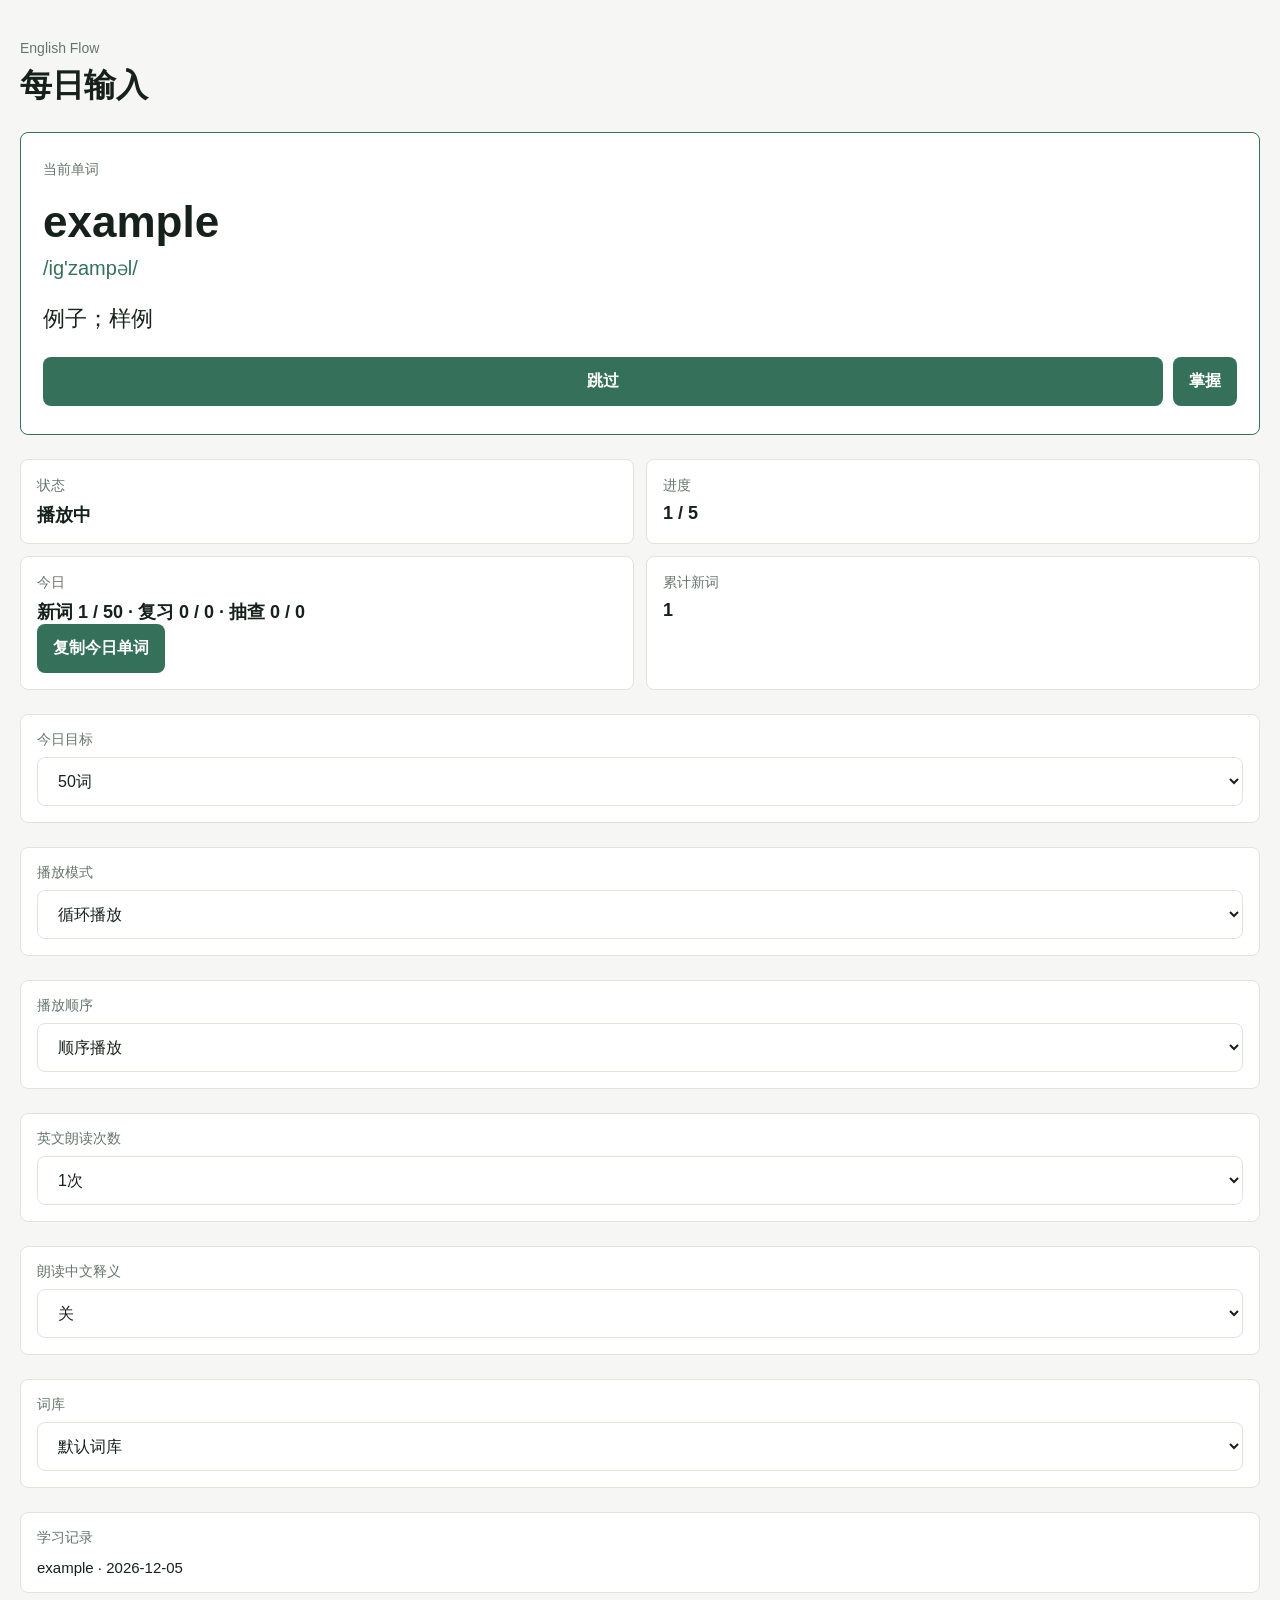
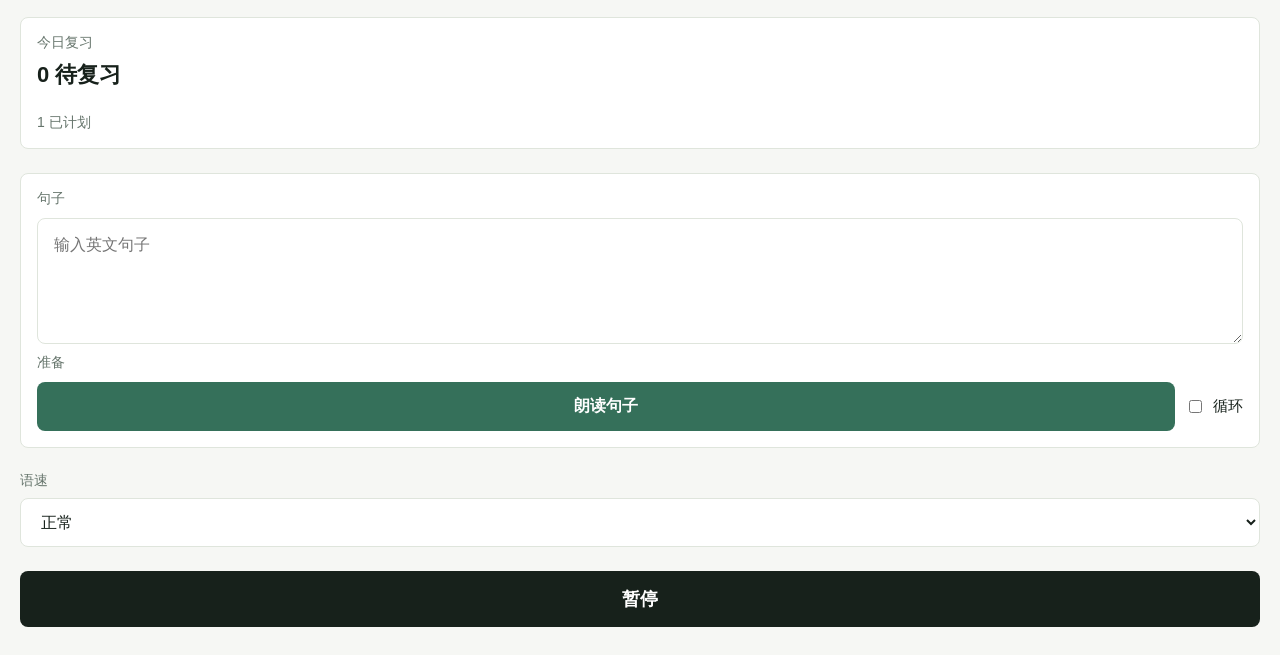
<file: index.html>
<!doctype html>
<html lang="zh-CN">
  <head>
    <meta charset="UTF-8">
    <meta name="viewport" content="width=device-width, initial-scale=1.0">
    <title>English Flow</title>
    <link rel="stylesheet" href="style.css?v=20260612-065">
    <script src="config.js?v=20260612-065" defer></script>
    <script src="storage.js?v=20260612-065" defer></script>
    <script src="speech.js?v=20260612-065" defer></script>
    <script src="history.js?v=20260612-065" defer></script>
    <script src="review.js?v=20260612-065" defer></script>
    <script src="mastered.js?v=20260612-065" defer></script>
    <script src="player.js?v=20260612-065" defer></script>
    <script src="sentence.js?v=20260612-065" defer></script>
    <script src="app.js?v=20260612-065" defer></script>
  </head>
  <body>
    <main class="app">
      <header class="app-header">
        <p class="eyebrow">English Flow</p>
        <h1>每日输入</h1>
      </header>

      <section class="word-panel" aria-label="当前单词" data-word-panel>
        <p class="word-label">当前单词</p>
        <p class="word-text" data-word-text>example</p>
        <p class="phonetic" data-phonetic>/ig'zampəl/</p>
        <p class="meaning" data-meaning>例子；样例</p>
        <div class="sentence-actions word-action">
          <button class="secondary-button" type="button" data-toggle-skipped title="太基础，不再学习">跳过</button>
          <button class="secondary-button" type="button" data-toggle-mastered title="已掌握，未来可抽查">掌握</button>
        </div>
      </section>

      <section class="status-panel" aria-label="学习状态">
        <div>
          <span class="status-label">状态</span>
          <strong data-play-status>准备</strong>
        </div>
        <div>
          <span class="status-label">进度</span>
          <strong data-progress>1 / 5</strong>
        </div>
        <div>
          <span class="status-label">今日</span>
          <strong data-today-count>0 / 50</strong>
          <button class="secondary-button" type="button" data-copy-today-words>复制今日单词</button>
        </div>
        <div>
          <span class="status-label">累计新词</span>
          <strong data-total-count>0</strong>
        </div>
      </section>

      <section class="goal-panel" aria-label="今日目标">
        <label class="goal-field">
          <span class="status-label">今日目标</span>
          <select data-goal-select>
            <option value="20">20词</option>
            <option value="30">30词</option>
            <option value="50">50词</option>
            <option value="100">100词</option>
            <option value="custom">自定义</option>
          </select>
        </label>
        <input data-goal-custom type="number" min="1" inputmode="numeric" aria-label="自定义今日目标" hidden>
      </section>

      <label class="goal-panel" aria-label="播放模式">
        <span class="status-label">播放模式</span>
        <select data-playback-mode>
          <option value="loop">循环播放</option>
          <option value="pause">播完暂停</option>
        </select>
      </label>

      <label class="goal-panel" aria-label="播放顺序">
        <span class="status-label">播放顺序</span>
        <select data-playback-order>
          <option value="sequential">顺序播放</option>
          <option value="shuffle">随机播放</option>
        </select>
      </label>

      <label class="goal-panel" aria-label="英文朗读次数">
        <span class="status-label">英文朗读次数</span>
        <select data-english-repeat>
          <option value="1">1次</option>
          <option value="2">2次</option>
          <option value="3">3次</option>
        </select>
      </label>

      <label class="goal-panel" aria-label="朗读中文释义">
        <span class="status-label">朗读中文释义</span>
        <select data-meaning-speech>
          <option value="off">关</option>
          <option value="on">开</option>
        </select>
      </label>

      <label class="goal-panel" aria-label="词库">
        <span class="status-label">词库</span>
        <select data-library-select></select>
      </label>

      <section class="history-panel" aria-label="学习记录">
        <p class="word-label">学习记录</p>
        <ul data-history-list></ul>
      </section>

      <section class="review-panel" aria-label="复习提醒">
        <p class="word-label">今日复习</p>
        <strong data-review-count>0 待复习</strong>
        <ul data-review-list></ul>
        <p class="review-summary" data-review-summary>0 已计划</p>
      </section>

      <label class="sentence-panel">
        <span class="word-label">句子</span>
        <textarea data-sentence-input rows="4" placeholder="输入英文句子"></textarea>
        <span class="sentence-status" data-sentence-status>准备</span>
        <div class="sentence-actions">
          <button class="secondary-button" type="button" data-read-sentence>朗读句子</button>
          <label class="loop-control">
            <input type="checkbox" data-loop-sentence>
            <span>循环</span>
          </label>
        </div>
      </label>

      <label class="speed-control">
        <span class="status-label">语速</span>
        <select data-speed-control>
          <option value="4000">慢速</option>
          <option value="3000" selected>正常</option>
          <option value="2000">快速</option>
        </select>
      </label>

      <button class="control-button" type="button" data-toggle-play>暂停</button>
    </main>
  </body>
</html>
</file>
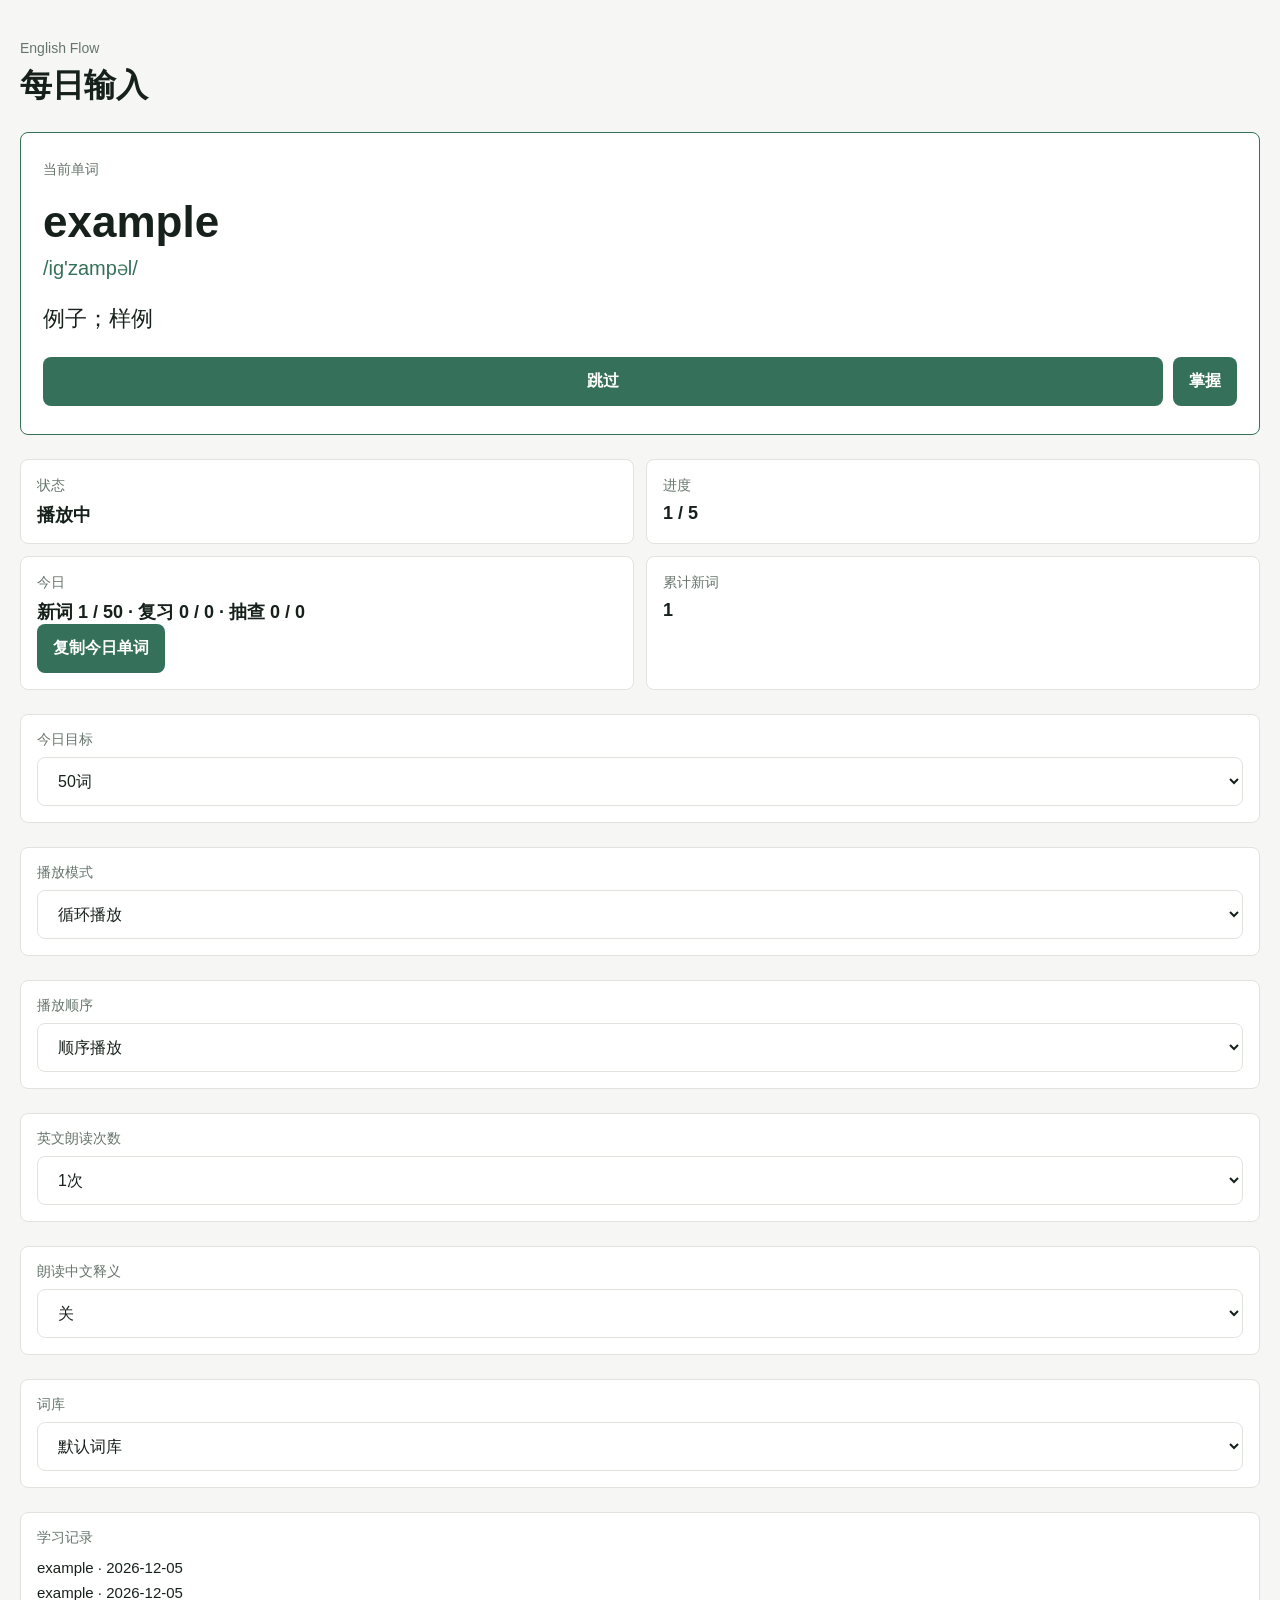
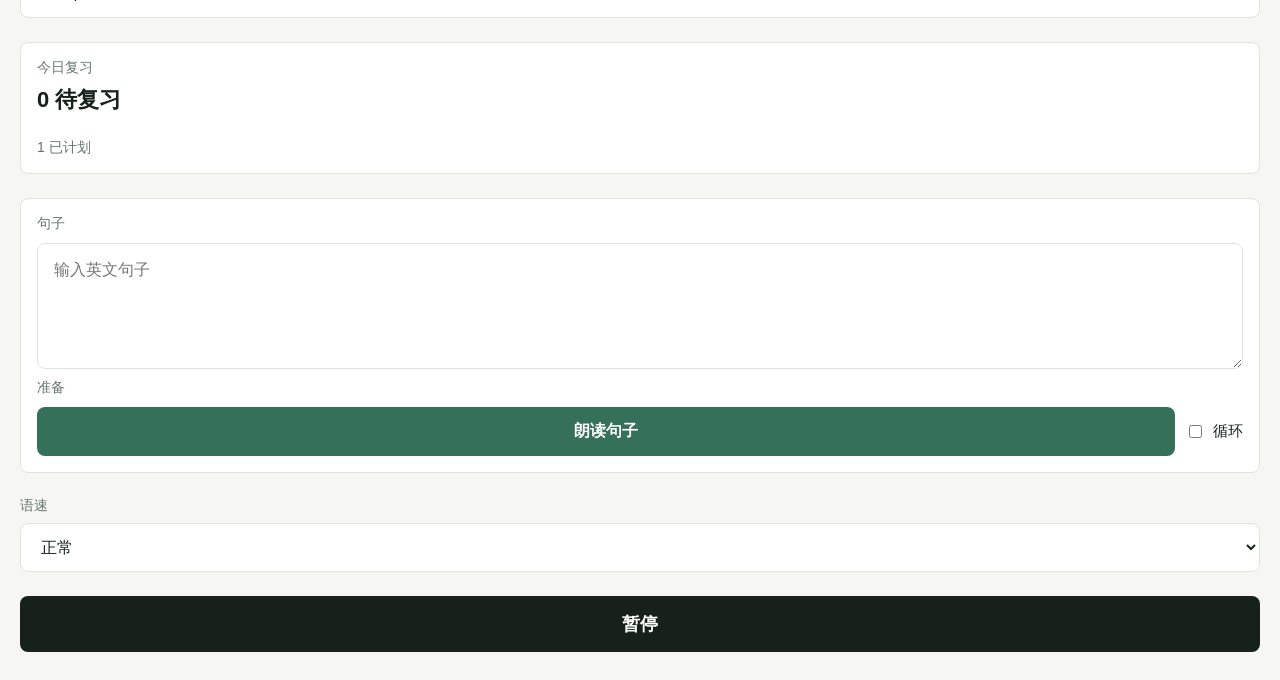
<file: Englishflow/index.html>
<!doctype html>
<html lang="zh-CN">
  <head>
    <meta charset="UTF-8">
    <meta name="viewport" content="width=device-width, initial-scale=1.0">
    <title>English Flow</title>
    <link rel="stylesheet" href="style.css">
    <script src="config.js?v=20260610" defer></script>
    <script src="storage.js?v=20260610" defer></script>
    <script src="speech.js?v=20260610" defer></script>
    <script src="history.js?v=20260610" defer></script>
    <script src="review.js?v=20260610" defer></script>
    <script src="mastered.js?v=20260610" defer></script>
    <script src="player.js?v=20260610" defer></script>
    <script src="sentence.js?v=20260610" defer></script>
    <script src="app.js?v=20260610" defer></script>
  </head>
  <body>
    <main class="app">
      <header class="app-header">
        <p class="eyebrow">English Flow</p>
        <h1>每日输入</h1>
      </header>

      <section class="word-panel" aria-label="当前单词" data-word-panel>
        <p class="word-label">当前单词</p>
        <p class="word-text" data-word-text>example</p>
        <p class="phonetic" data-phonetic>/ig'zampəl/</p>
        <p class="meaning" data-meaning>例子；样例</p>
        <div class="sentence-actions word-action">
          <button class="secondary-button" type="button" data-toggle-skipped title="太基础，不再学习">跳过</button>
          <button class="secondary-button" type="button" data-toggle-mastered title="已掌握，未来可抽查">掌握</button>
        </div>
      </section>

      <section class="status-panel" aria-label="学习状态">
        <div>
          <span class="status-label">状态</span>
          <strong data-play-status>准备</strong>
        </div>
        <div>
          <span class="status-label">进度</span>
          <strong data-progress>1 / 5</strong>
        </div>
        <div>
          <span class="status-label">今日</span>
          <strong data-today-count>0 / 50</strong>
          <button class="secondary-button" type="button" data-copy-today-words>复制今日单词</button>
        </div>
        <div>
          <span class="status-label">累计新词</span>
          <strong data-total-count>0</strong>
        </div>
      </section>

      <section class="goal-panel" aria-label="今日目标">
        <label class="goal-field">
          <span class="status-label">今日目标</span>
          <select data-goal-select>
            <option value="20">20词</option>
            <option value="30">30词</option>
            <option value="50">50词</option>
            <option value="100">100词</option>
            <option value="custom">自定义</option>
          </select>
        </label>
        <input data-goal-custom type="number" min="1" inputmode="numeric" aria-label="自定义今日目标" hidden>
      </section>

      <label class="goal-panel" aria-label="播放模式">
        <span class="status-label">播放模式</span>
        <select data-playback-mode>
          <option value="loop">循环播放</option>
          <option value="pause">播完暂停</option>
        </select>
      </label>

      <label class="goal-panel" aria-label="播放顺序">
        <span class="status-label">播放顺序</span>
        <select data-playback-order>
          <option value="sequential">顺序播放</option>
          <option value="shuffle">随机播放</option>
        </select>
      </label>

      <label class="goal-panel" aria-label="英文朗读次数">
        <span class="status-label">英文朗读次数</span>
        <select data-english-repeat>
          <option value="1">1次</option>
          <option value="2">2次</option>
          <option value="3">3次</option>
        </select>
      </label>

      <label class="goal-panel" aria-label="朗读中文释义">
        <span class="status-label">朗读中文释义</span>
        <select data-meaning-speech>
          <option value="off">关</option>
          <option value="on">开</option>
        </select>
      </label>

      <label class="goal-panel" aria-label="词库">
        <span class="status-label">词库</span>
        <select data-library-select></select>
      </label>

      <section class="history-panel" aria-label="学习记录">
        <p class="word-label">学习记录</p>
        <ul data-history-list></ul>
      </section>

      <section class="review-panel" aria-label="复习提醒">
        <p class="word-label">今日复习</p>
        <strong data-review-count>0 待复习</strong>
        <ul data-review-list></ul>
        <p class="review-summary" data-review-summary>0 已计划</p>
      </section>

      <label class="sentence-panel">
        <span class="word-label">句子</span>
        <textarea data-sentence-input rows="4" placeholder="输入英文句子"></textarea>
        <span class="sentence-status" data-sentence-status>准备</span>
        <div class="sentence-actions">
          <button class="secondary-button" type="button" data-read-sentence>朗读句子</button>
          <label class="loop-control">
            <input type="checkbox" data-loop-sentence>
            <span>循环</span>
          </label>
        </div>
      </label>

      <label class="speed-control">
        <span class="status-label">语速</span>
        <select data-speed-control>
          <option value="4000">慢速</option>
          <option value="3000" selected>正常</option>
          <option value="2000">快速</option>
        </select>
      </label>

      <button class="control-button" type="button" data-toggle-play>暂停</button>
    </main>
  </body>
</html>
</file>
<file: style.css>
:root {
  background: #f6f7f4;
  color: #17211b;
  color-scheme: light;
  font-family: Arial, sans-serif;
}

* {
  box-sizing: border-box;
}

body {
  background: #f6f7f4;
  margin: 0;
}

.app {
  display: flex;
  flex-direction: column;
  gap: 24px;
  min-height: 100vh;
  padding: 28px 20px;
}

.app-header {
  padding-top: 12px;
}

.eyebrow,
.word-label,
.status-label {
  color: #66756c;
  font-size: 14px;
  margin: 0;
}

.app-header h1 {
  font-size: 32px;
  font-weight: 700;
  margin: 8px 0 0;
}

.word-panel {
  background: #ffffff;
  border: 1px solid #dfe5dc;
  border-radius: 8px;
  padding: 28px 22px;
}

.word-panel.is-playing {
  border-color: #35705a;
}

.word-text {
  font-size: 44px;
  font-weight: 700;
  margin: 18px 0 8px;
}

.phonetic {
  color: #35705a;
  font-size: 20px;
  margin: 0 0 20px;
}

.meaning {
  font-size: 22px;
  line-height: 1.5;
  margin: 0;
}

.status-panel {
  display: grid;
  gap: 12px;
  grid-template-columns: 1fr 1fr;
}

.status-panel div,
.goal-panel,
.history-panel,
.review-panel,
.sentence-panel {
  background: #ffffff;
  border: 1px solid #dfe5dc;
  border-radius: 8px;
  padding: 16px;
}

.goal-panel,
.goal-field {
  display: grid;
  gap: 8px;
}

.goal-panel select,
.goal-panel input {
  background: #ffffff;
  border: 1px solid #dfe5dc;
  border-radius: 8px;
  color: #17211b;
  font: inherit;
  padding: 14px 16px;
  width: 100%;
}

.status-panel strong {
  display: block;
  font-size: 18px;
  margin-top: 8px;
}

.control-button {
  background: #17211b;
  border: 0;
  border-radius: 8px;
  color: #ffffff;
  cursor: pointer;
  font: inherit;
  font-size: 18px;
  font-weight: 700;
  padding: 16px;
  width: 100%;
}

.speed-control {
  display: grid;
  gap: 8px;
}

.speed-control select {
  background: #ffffff;
  border: 1px solid #dfe5dc;
  border-radius: 8px;
  color: #17211b;
  font: inherit;
  padding: 14px 16px;
  width: 100%;
}

.history-panel ul,
.review-panel ul {
  display: grid;
  gap: 8px;
  list-style: none;
  margin: 12px 0 0;
  padding: 0;
}

.history-panel li,
.review-panel li {
  color: #17211b;
  font-size: 15px;
}

.review-panel strong {
  display: block;
  font-size: 22px;
  margin-top: 8px;
}

.review-summary {
  color: #66756c;
  font-size: 14px;
  margin: 12px 0 0;
}

.sentence-panel {
  display: grid;
  gap: 10px;
}

.sentence-panel textarea {
  border: 1px solid #dfe5dc;
  border-radius: 8px;
  color: #17211b;
  font: inherit;
  line-height: 1.5;
  padding: 14px 16px;
  resize: vertical;
  width: 100%;
}

.sentence-status {
  color: #66756c;
  font-size: 14px;
}

.sentence-actions {
  display: grid;
  gap: 10px;
  grid-template-columns: 1fr auto;
}

.secondary-button {
  background: #35705a;
  border: 0;
  border-radius: 8px;
  color: #ffffff;
  cursor: pointer;
  font: inherit;
  font-weight: 700;
  padding: 14px 16px;
}

.word-action {
  margin-top: 22px;
  width: 100%;
}

.loop-control {
  align-items: center;
  color: #17211b;
  display: flex;
  gap: 8px;
  font-size: 15px;
}
</file>
<file: Englishflow/style.css>
:root {
  background: #f6f7f4;
  color: #17211b;
  color-scheme: light;
  font-family: Arial, sans-serif;
}

* {
  box-sizing: border-box;
}

body {
  background: #f6f7f4;
  margin: 0;
}

.app {
  display: flex;
  flex-direction: column;
  gap: 24px;
  min-height: 100vh;
  padding: 28px 20px;
}

.app-header {
  padding-top: 12px;
}

.eyebrow,
.word-label,
.status-label {
  color: #66756c;
  font-size: 14px;
  margin: 0;
}

.app-header h1 {
  font-size: 32px;
  font-weight: 700;
  margin: 8px 0 0;
}

.word-panel {
  background: #ffffff;
  border: 1px solid #dfe5dc;
  border-radius: 8px;
  padding: 28px 22px;
}

.word-panel.is-playing {
  border-color: #35705a;
}

.word-text {
  font-size: 44px;
  font-weight: 700;
  margin: 18px 0 8px;
}

.phonetic {
  color: #35705a;
  font-size: 20px;
  margin: 0 0 20px;
}

.meaning {
  font-size: 22px;
  line-height: 1.5;
  margin: 0;
}

.status-panel {
  display: grid;
  gap: 12px;
  grid-template-columns: 1fr 1fr;
}

.status-panel div,
.goal-panel,
.history-panel,
.review-panel,
.sentence-panel {
  background: #ffffff;
  border: 1px solid #dfe5dc;
  border-radius: 8px;
  padding: 16px;
}

.goal-panel,
.goal-field {
  display: grid;
  gap: 8px;
}

.goal-panel select,
.goal-panel input {
  background: #ffffff;
  border: 1px solid #dfe5dc;
  border-radius: 8px;
  color: #17211b;
  font: inherit;
  padding: 14px 16px;
  width: 100%;
}

.status-panel strong {
  display: block;
  font-size: 18px;
  margin-top: 8px;
}

.control-button {
  background: #17211b;
  border: 0;
  border-radius: 8px;
  color: #ffffff;
  cursor: pointer;
  font: inherit;
  font-size: 18px;
  font-weight: 700;
  padding: 16px;
  width: 100%;
}

.speed-control {
  display: grid;
  gap: 8px;
}

.speed-control select {
  background: #ffffff;
  border: 1px solid #dfe5dc;
  border-radius: 8px;
  color: #17211b;
  font: inherit;
  padding: 14px 16px;
  width: 100%;
}

.history-panel ul,
.review-panel ul {
  display: grid;
  gap: 8px;
  list-style: none;
  margin: 12px 0 0;
  padding: 0;
}

.history-panel li,
.review-panel li {
  color: #17211b;
  font-size: 15px;
}

.review-panel strong {
  display: block;
  font-size: 22px;
  margin-top: 8px;
}

.review-summary {
  color: #66756c;
  font-size: 14px;
  margin: 12px 0 0;
}

.sentence-panel {
  display: grid;
  gap: 10px;
}

.sentence-panel textarea {
  border: 1px solid #dfe5dc;
  border-radius: 8px;
  color: #17211b;
  font: inherit;
  line-height: 1.5;
  padding: 14px 16px;
  resize: vertical;
  width: 100%;
}

.sentence-status {
  color: #66756c;
  font-size: 14px;
}

.sentence-actions {
  display: grid;
  gap: 10px;
  grid-template-columns: 1fr auto;
}

.secondary-button {
  background: #35705a;
  border: 0;
  border-radius: 8px;
  color: #ffffff;
  cursor: pointer;
  font: inherit;
  font-weight: 700;
  padding: 14px 16px;
}

.word-action {
  margin-top: 22px;
  width: 100%;
}

.loop-control {
  align-items: center;
  color: #17211b;
  display: flex;
  gap: 8px;
  font-size: 15px;
}
</file>
